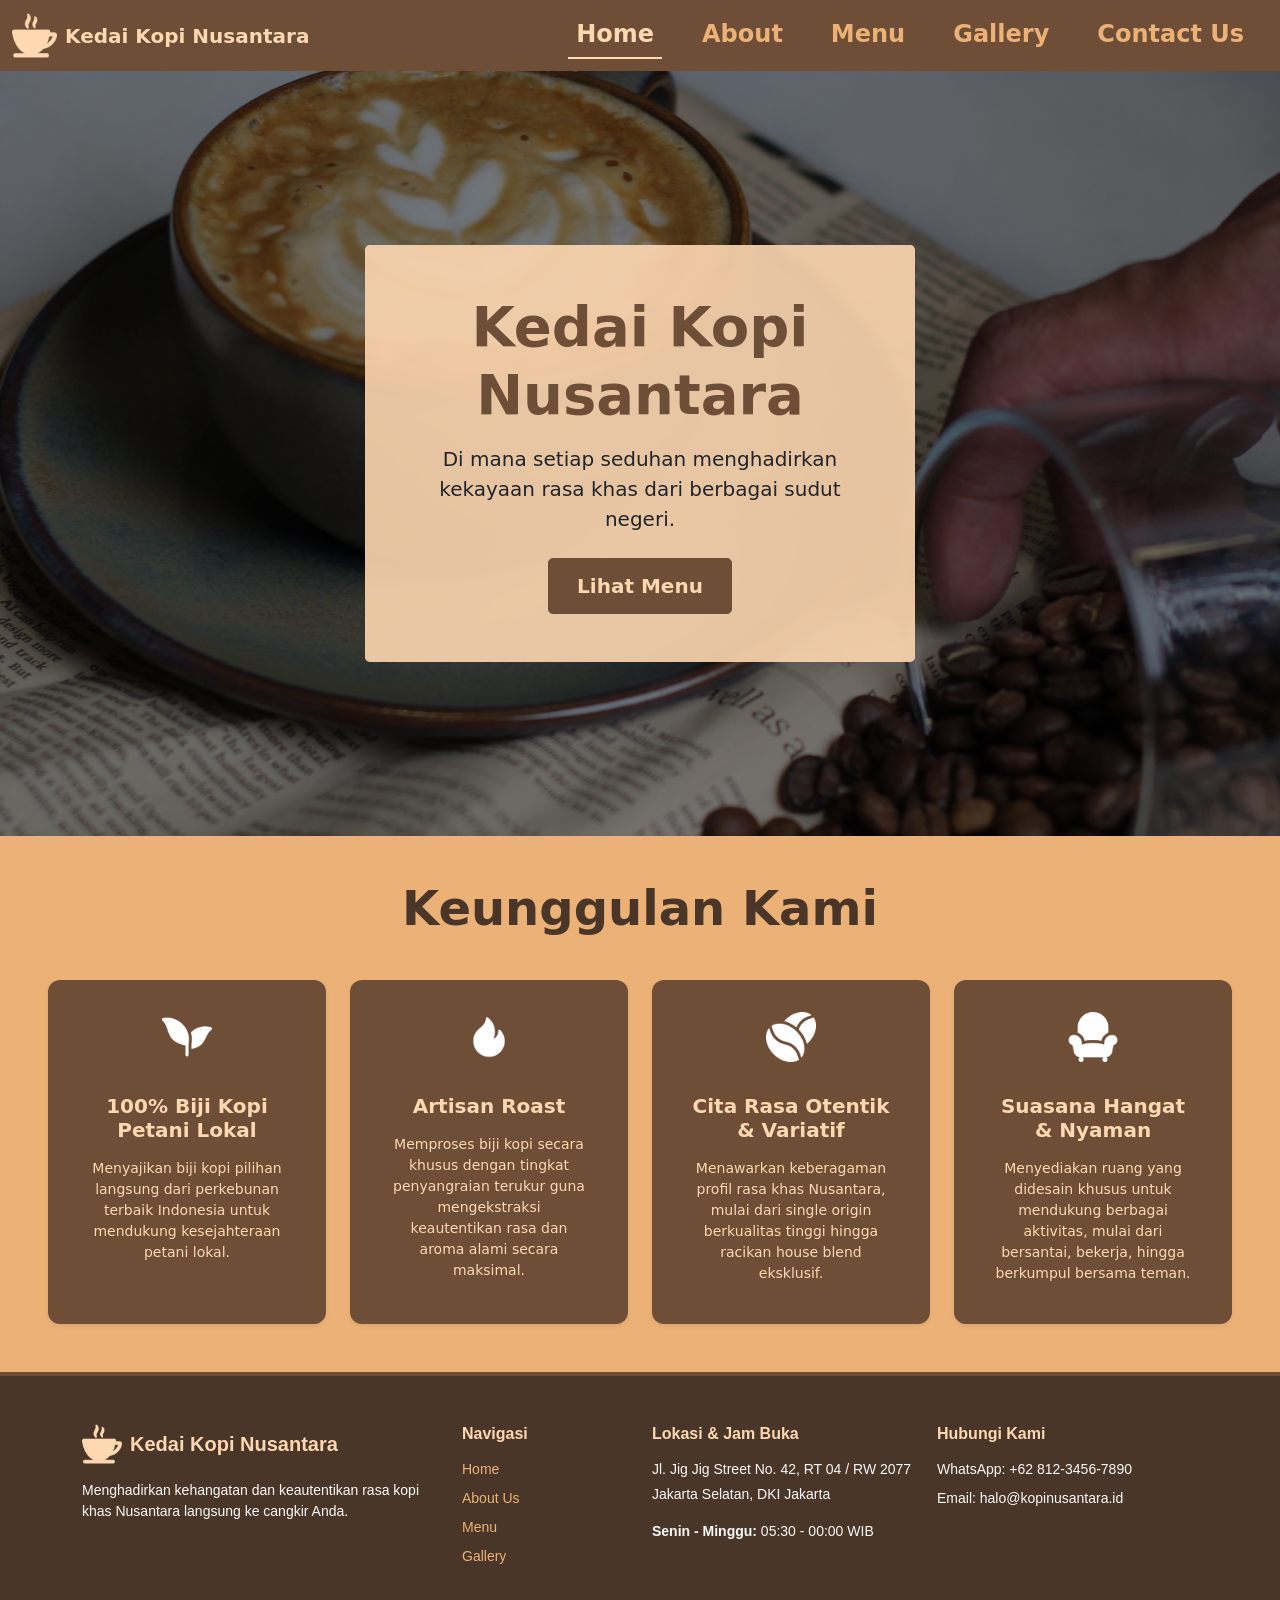
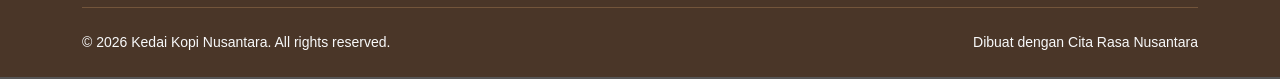
<file: index.html>
<!DOCTYPE html>
<html lang="id">

<head>
    <meta charset="UTF-8">
    <meta name="viewport" content="width=device-width, initial-scale=1.0">
    <title>Welcome</title>
    <link rel="stylesheet" href="css/bootstrap.min.css">
    <link rel="stylesheet" href="css/style.css">
</head>

<body>
    <header>
        <nav class="navbar navbar-expand-lg py-2" id="navigation">
            <div class="container-fluid">
                <a class="navbar-brand d-flex align-items-center" href="index.html">
                    <img src="asset/logo.png" alt="Kedai Kopi Nusantara" width="45" height="45" class="me-2">
                    <span class="brand-text fw-bold" style="color: #FED8B1 !important;">Kedai Kopi Nusantara</span>
                </a>

                <button class="navbar-toggler ms-auto shadow-none border-0" type="button" data-bs-toggle="collapse"
                    data-bs-target="#navbarNav" aria-controls="navbarNav" aria-expanded="false"
                    aria-label="Toggle navigation">
                    <span class="navbar-toggler-icon"></span>
                </button>

                <div class="collapse navbar-collapse justify-content-end" id="navbarNav">
                    <ul class="navbar-nav pt-3 pt-lg-0">
                        <li class="nav-item px-2 px-lg-3">
                            <a class="nav-link active h4 mb-0" aria-current="page"
                                href="index.html"><strong>Home</strong></a>
                        </li>
                        <li class="nav-item px-2 px-lg-3">
                            <a class="nav-link h4 mb-0" href="about.html"><strong>About</strong></a>
                        </li>
                        <li class="nav-item px-2 px-lg-3">
                            <a class="nav-link h4 mb-0" href="menu.html"><strong>Menu</strong></a>
                        </li>
                        <li class="nav-item px-2 px-lg-3">
                            <a class="nav-link h4 mb-0" href="gallery.html"><strong>Gallery</strong></a>
                        </li>
                        <li class="nav-item px-2 px-lg-3">
                            <a class="nav-link h4 mb-0" href="contact.html"><strong>Contact Us</strong></a>
                        </li>
                    </ul>
                </div>
            </div>
        </nav>
    </header>

    <main>
        <section>
            <!-- Hero Section -->
            <div class="hero-section d-flex align-items-center justify-content-center text-center">
                <div class="hero-content p-4 p-md-5 rounded-3">
                    <h1 class="display-4 fw-bold mb-3" style="color: #6F4E37;">
                        Kedai Kopi<br>Nusantara
                    </h1>
                    <p class="lead mb-4 text-dark">
                        Di mana setiap seduhan menghadirkan kekayaan rasa khas dari berbagai sudut negeri.
                    </p>
                    <a href="menu.html" id="lihatmenu" class="btn btn-primary btn-lg">Lihat Menu</a>
                </div>
            </div>
            <!-- Hero Section -->
        </section>

        <!-- Keunggulan -->
        <section class="py-5 d-flex align-items-center" style="background-color: #ECB176 !important;">
            <div class="container-fluid px-4 px-lg-5 text-center my-auto">
                <h1 class="display-5 fw-bold lh-1 mb-5" style="color: #4A3628 !important;">Keunggulan Kami</h1>

                <div class="row row-cols-1 row-cols-md-2 row-cols-lg-4 g-4 justify-content-center" id="keunggulan">
                    <div class="col">
                        <div class="card h-100 p-4 shadow-sm border-0">
                            <img src="asset/sprout.png" class="mx-auto pt-2" alt="Sprout">
                            <div class="card-body d-flex flex-column justify-content-start">
                                <h2 class="card-title fw-bold fs-5 my-3">100% Biji Kopi Petani Lokal</h2>
                                <p class="card-text small opacity-75">
                                    Menyajikan biji kopi pilihan langsung dari perkebunan terbaik Indonesia untuk
                                    mendukung kesejahteraan petani lokal.
                                </p>
                            </div>
                        </div>
                    </div>

                    <div class="col">
                        <div class="card h-100 p-4 shadow-sm border-0">
                            <img src="asset/fire.png" class="mx-auto pt-2" alt="Fire">
                            <div class="card-body d-flex flex-column justify-content-start">
                                <h2 class="card-title fw-bold fs-5 my-3">Artisan Roast</h2>
                                <p class="card-text small opacity-75">
                                    Memproses biji kopi secara khusus dengan tingkat penyangraian terukur guna
                                    mengekstraksi keautentikan rasa dan aroma alami secara maksimal.
                                </p>
                            </div>
                        </div>
                    </div>

                    <div class="col">
                        <div class="card h-100 p-4 shadow-sm border-0">
                            <img src="asset/coffee-beans.png" class="mx-auto pt-2" alt="Coffee Beans">
                            <div class="card-body d-flex flex-column justify-content-start">
                                <h2 class="card-title fw-bold fs-5 my-3">Cita Rasa Otentik & Variatif</h2>
                                <p class="card-text small opacity-75">
                                    Menawarkan keberagaman profil rasa khas Nusantara, mulai dari single origin
                                    berkualitas tinggi hingga racikan house blend eksklusif.
                                </p>
                            </div>
                        </div>
                    </div>

                    <div class="col">
                        <div class="card h-100 p-4 shadow-sm border-0">
                            <img src="asset/armchair.png" class="mx-auto pt-2" alt="Armchair">
                            <div class="card-body d-flex flex-column justify-content-start">
                                <h2 class="card-title fw-bold fs-5 my-3">Suasana Hangat & Nyaman</h2>
                                <p class="card-text small opacity-75">
                                    Menyediakan ruang yang didesain khusus untuk mendukung berbagai aktivitas, mulai
                                    dari bersantai, bekerja, hingga berkumpul bersama teman.
                                </p>
                            </div>
                        </div>
                    </div>
                </div>
            </div>
            <!-- Keunggulan -->
        </section>

    </main>

    <footer class="custom-footer pt-5 pb-4">
        <div class="container">
            <div class="row g-4 text-start">
                <div class="col-12 col-md-4">
                    <div class="d-flex align-items-center mb-3">
                        <img src="asset/logo.png" alt="Kedai Kopi Nusantara" width="40" height="40" class="me-2">
                        <h2 class="fw-bold m-0 fs-5" style="color: #FED8B1;">Kedai Kopi Nusantara</h2>
                    </div>
                    <p class="small text-light opacity-75">
                        Menghadirkan kehangatan dan keautentikan rasa kopi khas Nusantara langsung ke cangkir Anda.
                    </p>
                </div>

                <div class="col-6 col-md-2">
                    <h2 class="fw-bold mb-3 fs-6" style="color: #FED8B1;">Navigasi</h2>
                    <ul class="list-unstyled small">
                        <li class="mb-2"><a href="index.html" class="footer-link">Home</a></li>
                        <li class="mb-2"><a href="about.html" class="footer-link">About Us</a></li>
                        <li class="mb-2"><a href="menu.html" class="footer-link">Menu</a></li>
                        <li class="mb-2"><a href="gallery.html" class="footer-link">Gallery</a></li>
                    </ul>
                </div>

                <div class="col-6 col-md-3">
                    <h2 class="fw-bold mb-3 fs-6" style="color: #FED8B1;">Lokasi & Jam Buka</h2>
                    <p class="small mb-1 text-light">Jl. Jig Jig Street No. 42, RT 04 / RW 2077</p>
                    <p class="small mb-3 text-light opacity-75">Jakarta Selatan, DKI Jakarta</p>
                    <p class="small mb-0 text-light"><strong>Senin - Minggu:</strong> 05:30 - 00:00 WIB</p>
                </div>

                <div class="col-12 col-md-3">
                    <h2 class="fw-bold mb-3 fs-6" style="color: #FED8B1;">Hubungi Kami</h2>
                    <p class="small text-light mb-2">WhatsApp: +62 812-3456-7890</p>
                    <p class="small text-light mb-3">Email: halo@kopinusantara.id</p>
                </div>
            </div>

            <hr class="my-4" style="border-color: rgba(254, 216, 177, 0.2);">

            <div
                class="d-flex flex-column flex-sm-row justify-content-between align-items-center small text-light opacity-75">
                <p class="mb-2 mb-sm-0">© 2026 Kedai Kopi Nusantara. All rights reserved.</p>
                <p class="mb-0">Dibuat dengan Cita Rasa Nusantara</p>
            </div>
        </div>
    </footer>

    <script src="js/bootstrap.bundle.min.js"> </script>
</body>

</html>
</file>
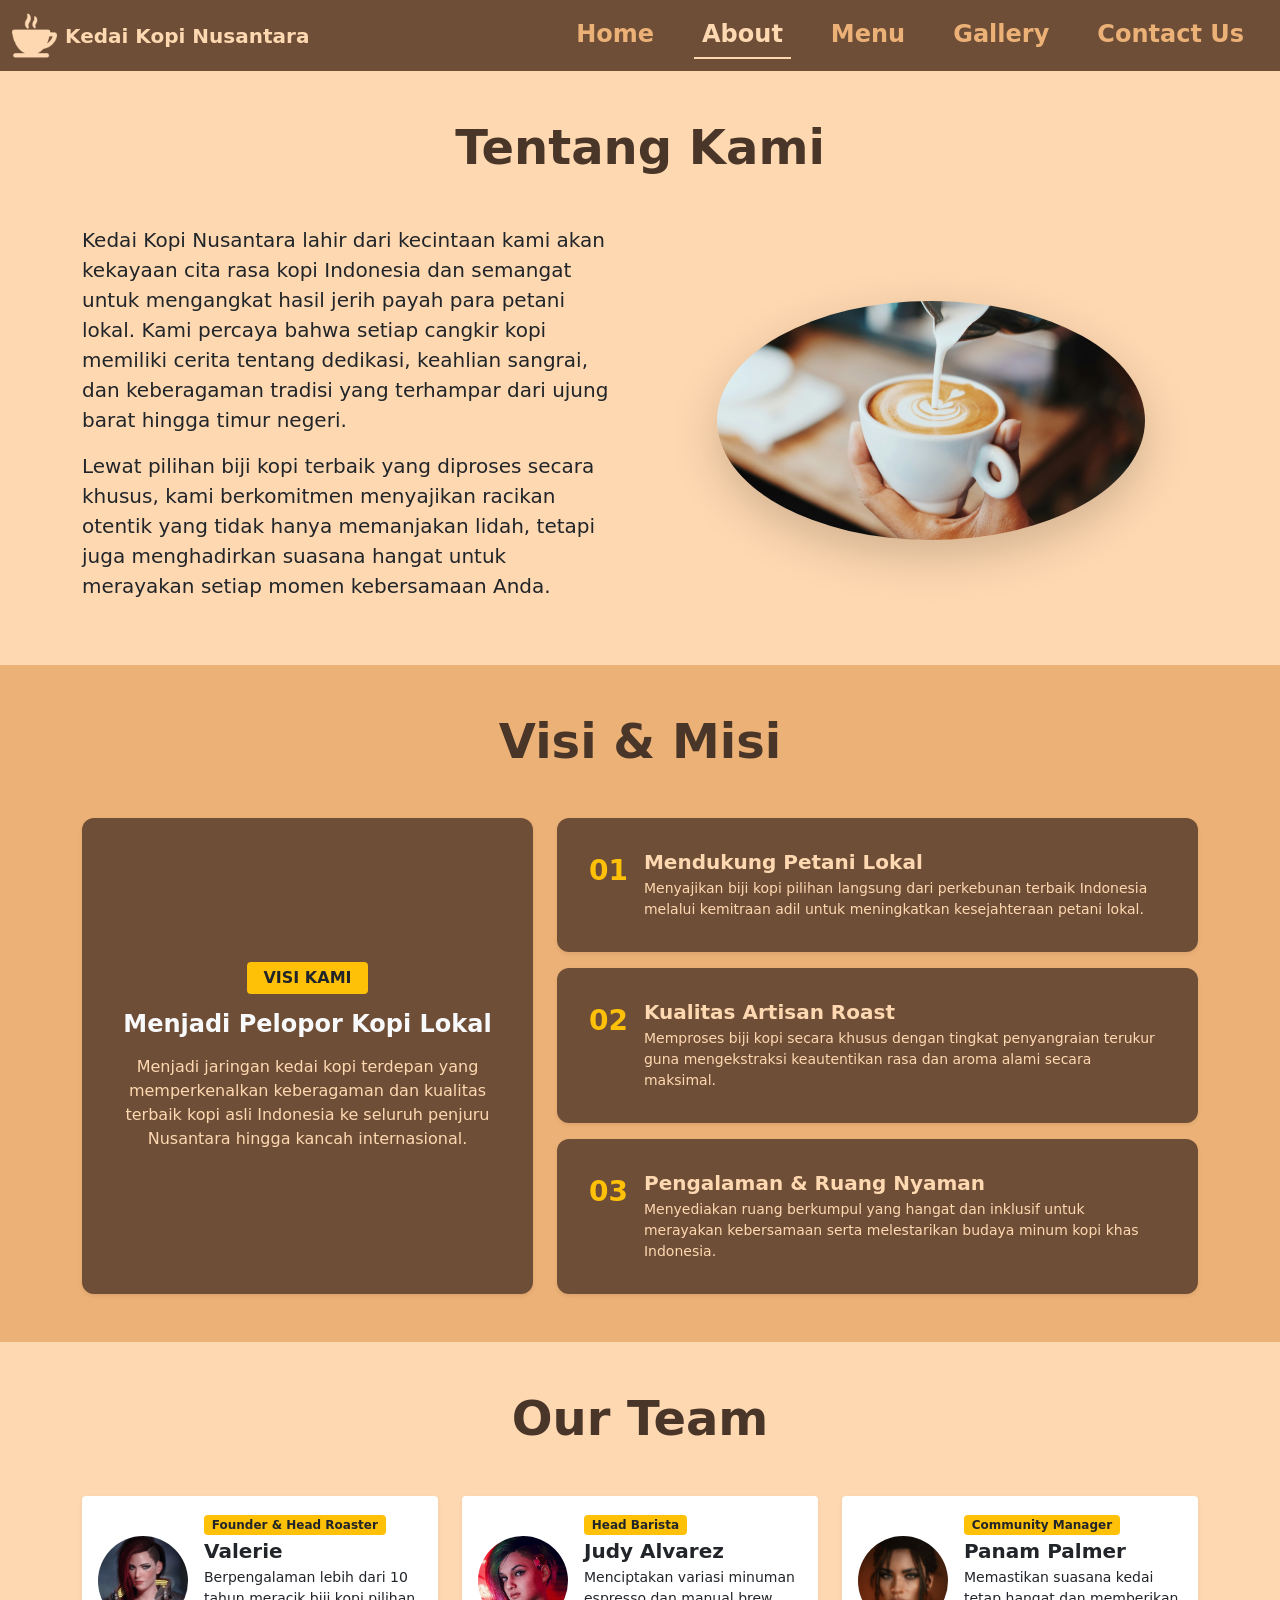
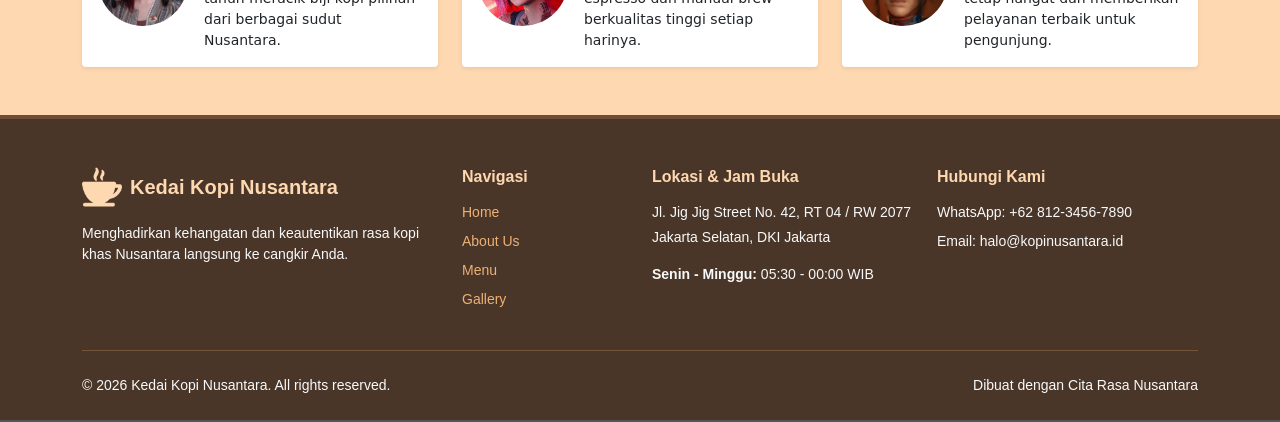
<file: about.html>
<!DOCTYPE html>
<html lang="id">

<head>
    <meta charset="UTF-8">
    <meta name="viewport" content="width=device-width, initial-scale=1.0">
    <title>About Us - Kedai Kopi Nusantara</title>
    <link rel="stylesheet" href="css/bootstrap.min.css">
    <link rel="stylesheet" href="css/style.css">
</head>

<body>
    <header>
        <nav class="navbar navbar-expand-lg py-2" id="navigation">
            <div class="container-fluid">
                <a class="navbar-brand d-flex align-items-center" href="index.html">
                    <img src="asset/logo.png" alt="Kedai Kopi Nusantara" width="45" height="45" class="me-2">
                    <span class="brand-text fw-bold" style="color: #FED8B1 !important;">Kedai Kopi Nusantara</span>
                </a>

                <button class="navbar-toggler ms-auto shadow-none border-0" type="button" data-bs-toggle="collapse"
                    data-bs-target="#navbarNav" aria-controls="navbarNav" aria-expanded="false"
                    aria-label="Toggle navigation">
                    <span class="navbar-toggler-icon"></span>
                </button>

                <div class="collapse navbar-collapse justify-content-end" id="navbarNav">
                    <ul class="navbar-nav pt-3 pt-lg-0">
                        <li class="nav-item px-2 px-lg-3">
                            <a class="nav-link h4 mb-0" href="index.html"><strong>Home</strong></a>
                        </li>
                        <li class="nav-item px-2 px-lg-3">
                            <a class="nav-link active h4 mb-0" aria-current="page"
                                href="about.html"><strong>About</strong></a>
                        </li>
                        <li class="nav-item px-2 px-lg-3">
                            <a class="nav-link h4 mb-0" href="menu.html"><strong>Menu</strong></a>
                        </li>
                        <li class="nav-item px-2 px-lg-3">
                            <a class="nav-link h4 mb-0" href="gallery.html"><strong>Gallery</strong></a>
                        </li>
                        <li class="nav-item px-2 px-lg-3">
                            <a class="nav-link h4 mb-0" href="contact.html"><strong>Contact Us</strong></a>
                        </li>
                    </ul>
                </div>
            </div>
        </nav>
    </header>

    <main>
        <section id="tentang" class="py-5" style="background-color: #FED8B1;">
            <div class="container">
                <div class="text-center text-lg-start mb-4">
                    <h1 class="display-5 fw-bold text-center mb-5" style="color: #4A3628 !important;">
                        Tentang Kami
                    </h1>
                </div>

                <div class="row align-items-center g-4 g-lg-5">
                    <div class="col-lg-6 order-2 order-lg-1">
                        <p class="lead text-dark lh-base" style="font-weight: 500;">
                            Kedai Kopi Nusantara lahir dari kecintaan kami akan kekayaan cita rasa kopi Indonesia dan
                            semangat untuk mengangkat hasil jerih payah para petani lokal. Kami percaya bahwa setiap
                            cangkir kopi memiliki cerita tentang dedikasi, keahlian sangrai, dan keberagaman tradisi
                            yang
                            terhampar dari ujung barat hingga timur negeri.
                        </p>
                        <p class="lead text-dark lh-base" style="font-weight: 500;">
                            Lewat pilihan biji kopi terbaik yang diproses secara khusus, kami berkomitmen menyajikan
                            racikan otentik yang tidak hanya memanjakan lidah, tetapi juga menghadirkan suasana hangat
                            untuk
                            merayakan setiap momen kebersamaan Anda.
                        </p>
                    </div>
                    <div class="col-lg-6 order-1 order-lg-2 text-center">
                        <img src="asset/about.jpg" class="img-fluid shadow-lg rounded-circle mx-auto"
                            alt="Tentang Kedai Kopi Nusantara" style="max-width: 80%; height: auto; object-fit: cover;">
                    </div>
                </div>
            </div>
        </section>

        <section class="py-5 d-flex align-items-center" style="background-color: #ECB176 !important;">
            <div class="container">
                <h2 class="display-5 fw-bold text-center mb-5" style="color: #4A3628 !important;">
                    Visi & Misi
                </h2>

                <div class="row g-4 justify-content-center" id="keunggulan">
                    <div class="col-12 col-lg-5">
                        <div
                            class="card h-100 p-4 shadow-sm border-0 d-flex flex-column justify-content-center text-center">
                            <span class="badge bg-warning text-dark align-self-center px-3 py-2 mb-3 fw-bold fs-6">VISI
                                KAMI</span>
                            <h3 class="card-title fw-bold text-light mb-3 fs-4">Menjadi Pelopor Kopi Lokal</h3>
                            <p class="card-text text-light opacity-90 fs-6">
                                Menjadi jaringan kedai kopi terdepan yang memperkenalkan keberagaman dan kualitas
                                terbaik kopi asli Indonesia ke seluruh penjuru Nusantara hingga kancah internasional.
                            </p>
                        </div>
                    </div>

                    <div class="col-12 col-lg-7">
                        <div class="row g-3">
                            <div class="col-12">
                                <div class="card p-3 shadow-sm border-0">
                                    <div class="card-body d-flex align-items-start gap-3">
                                        <span class="fs-3 text-warning fw-bold">01</span>
                                        <div>
                                            <h3 class="card-title fw-bold mb-1 fs-5 misi">Mendukung Petani Lokal</h3>
                                            <p class="card-text small opacity-75 mb-0">
                                                Menyajikan biji kopi pilihan langsung dari perkebunan terbaik Indonesia
                                                melalui kemitraan adil untuk meningkatkan kesejahteraan petani lokal.
                                            </p>
                                        </div>
                                    </div>
                                </div>
                            </div>

                            <div class="col-12">
                                <div class="card p-3 shadow-sm border-0">
                                    <div class="card-body d-flex align-items-start gap-3">
                                        <span class="fs-3 text-warning fw-bold">02</span>
                                        <div>
                                            <h3 class="card-title fw-bold mb-1 fs-5 misi">Kualitas Artisan Roast</h3>
                                            <p class="card-text small opacity-75 mb-0">
                                                Memproses biji kopi secara khusus dengan tingkat penyangraian terukur
                                                guna mengekstraksi keautentikan rasa dan aroma alami secara maksimal.
                                            </p>
                                        </div>
                                    </div>
                                </div>
                            </div>

                            <div class="col-12">
                                <div class="card p-3 shadow-sm border-0">
                                    <div class="card-body d-flex align-items-start gap-3">
                                        <span class="fs-3 text-warning fw-bold">03</span>
                                        <div>
                                            <h3 class="card-title fw-bold mb-1 fs-5 misi">Pengalaman & Ruang Nyaman</h3>
                                            <p class="card-text small opacity-75 mb-0">
                                                Menyediakan ruang berkumpul yang hangat dan inklusif untuk merayakan
                                                kebersamaan serta melestarikan budaya minum kopi khas Indonesia.
                                            </p>
                                        </div>
                                    </div>
                                </div>
                            </div>
                        </div>
                    </div>
                </div>
            </div>
        </section>

        <section class="py-5 d-flex align-items-center" style="background-color: #FED8B1 !important;">
            <div class="container my-auto">
                <h2 class="display-5 fw-bold text-center mb-5" style="color: #4A3628 !important;">
                    Our Team
                </h2>

                <div class="row g-4 justify-content-center" id="our-team">

                    <div class="col-12 col-md-6 col-lg-4">
                        <div class="card h-100 p-3 shadow-sm border-0 flex-row align-items-center gap-3">
                            <img src="asset/v.png" alt="Valerie" class="rounded-circle flex-shrink-0" width="90"
                                height="90" style="object-fit: cover;">
                            <div class="card-body p-0">
                                <span class="badge bg-warning text-dark mb-1">Founder & Head Roaster</span>
                                <h3 class="card-title fw-bold mb-1 fs-5">Valerie</h3>
                                <p class="card-text small opacity-75 mb-0">
                                    Berpengalaman lebih dari 10 tahun meracik biji kopi pilihan dari berbagai sudut
                                    Nusantara.
                                </p>
                            </div>
                        </div>
                    </div>

                    <div class="col-12 col-md-6 col-lg-4">
                        <div class="card h-100 p-3 shadow-sm border-0 flex-row align-items-center gap-3">
                            <img src="asset/judy.jpg" alt="Judy Alvarez" class="rounded-circle flex-shrink-0" width="90"
                                height="90" style="object-fit: cover;">
                            <div class="card-body p-0">
                                <span class="badge bg-warning text-dark mb-1">Head Barista</span>
                                <h3 class="card-title fw-bold mb-1 fs-5">Judy Alvarez</h3>
                                <p class="card-text small opacity-75 mb-0">
                                    Menciptakan variasi minuman espresso dan manual brew berkualitas tinggi setiap
                                    harinya.
                                </p>
                            </div>
                        </div>
                    </div>

                    <div class="col-12 col-md-6 col-lg-4">
                        <div class="card h-100 p-3 shadow-sm border-0 flex-row align-items-center gap-3">
                            <img src="asset/panam.jpg" alt="Panam Palmer" class="rounded-circle flex-shrink-0"
                                width="90" height="90" style="object-fit: cover;">
                            <div class="card-body p-0">
                                <span class="badge bg-warning text-dark mb-1">Community Manager</span>
                                <h3 class="card-title fw-bold mb-1 fs-5">Panam Palmer</h3>
                                <p class="card-text small opacity-75 mb-0">
                                    Memastikan suasana kedai tetap hangat dan memberikan pelayanan terbaik untuk
                                    pengunjung.
                                </p>
                            </div>
                        </div>
                    </div>

                </div>
            </div>
        </section>

    </main>

    <footer class="custom-footer pt-5 pb-4">
        <div class="container">
            <div class="row g-4 text-start">
                <div class="col-12 col-md-4">
                    <div class="d-flex align-items-center mb-3">
                        <img src="asset/logo.png" alt="Kedai Kopi Nusantara" width="40" height="40" class="me-2">
                        <h2 class="fw-bold m-0 fs-5" style="color: #FED8B1;">Kedai Kopi Nusantara</h2>
                    </div>
                    <p class="small text-light opacity-75">
                        Menghadirkan kehangatan dan keautentikan rasa kopi khas Nusantara langsung ke cangkir Anda.
                    </p>
                </div>

                <div class="col-6 col-md-2">
                    <h2 class="fw-bold mb-3 fs-6" style="color: #FED8B1;">Navigasi</h2>
                    <ul class="list-unstyled small">
                        <li class="mb-2"><a href="index.html" class="footer-link">Home</a></li>
                        <li class="mb-2"><a href="about.html" class="footer-link">About Us</a></li>
                        <li class="mb-2"><a href="menu.html" class="footer-link">Menu</a></li>
                        <li class="mb-2"><a href="gallery.html" class="footer-link">Gallery</a></li>
                    </ul>
                </div>

                <div class="col-6 col-md-3">
                    <h2 class="fw-bold mb-3 fs-6" style="color: #FED8B1;">Lokasi & Jam Buka</h2>
                    <p class="small mb-1 text-light">Jl. Jig Jig Street No. 42, RT 04 / RW 2077</p>
                    <p class="small mb-3 text-light opacity-75">Jakarta Selatan, DKI Jakarta</p>
                    <p class="small mb-0 text-light"><strong>Senin - Minggu:</strong> 05:30 - 00:00 WIB</p>
                </div>

                <div class="col-12 col-md-3">
                    <h2 class="fw-bold mb-3 fs-6" style="color: #FED8B1;">Hubungi Kami</h2>
                    <p class="small text-light mb-2">WhatsApp: +62 812-3456-7890</p>
                    <p class="small text-light mb-3">Email: halo@kopinusantara.id</p>
                </div>
            </div>

            <hr class="my-4" style="border-color: rgba(254, 216, 177, 0.2);">

            <div
                class="d-flex flex-column flex-sm-row justify-content-between align-items-center small text-light opacity-75">
                <p class="mb-2 mb-sm-0">© 2026 Kedai Kopi Nusantara. All rights reserved.</p>
                <p class="mb-0">Dibuat dengan Cita Rasa Nusantara</p>
            </div>
        </div>
    </footer>

    <script src="js/bootstrap.bundle.min.js"> </script>
</body>

</html>
</file>
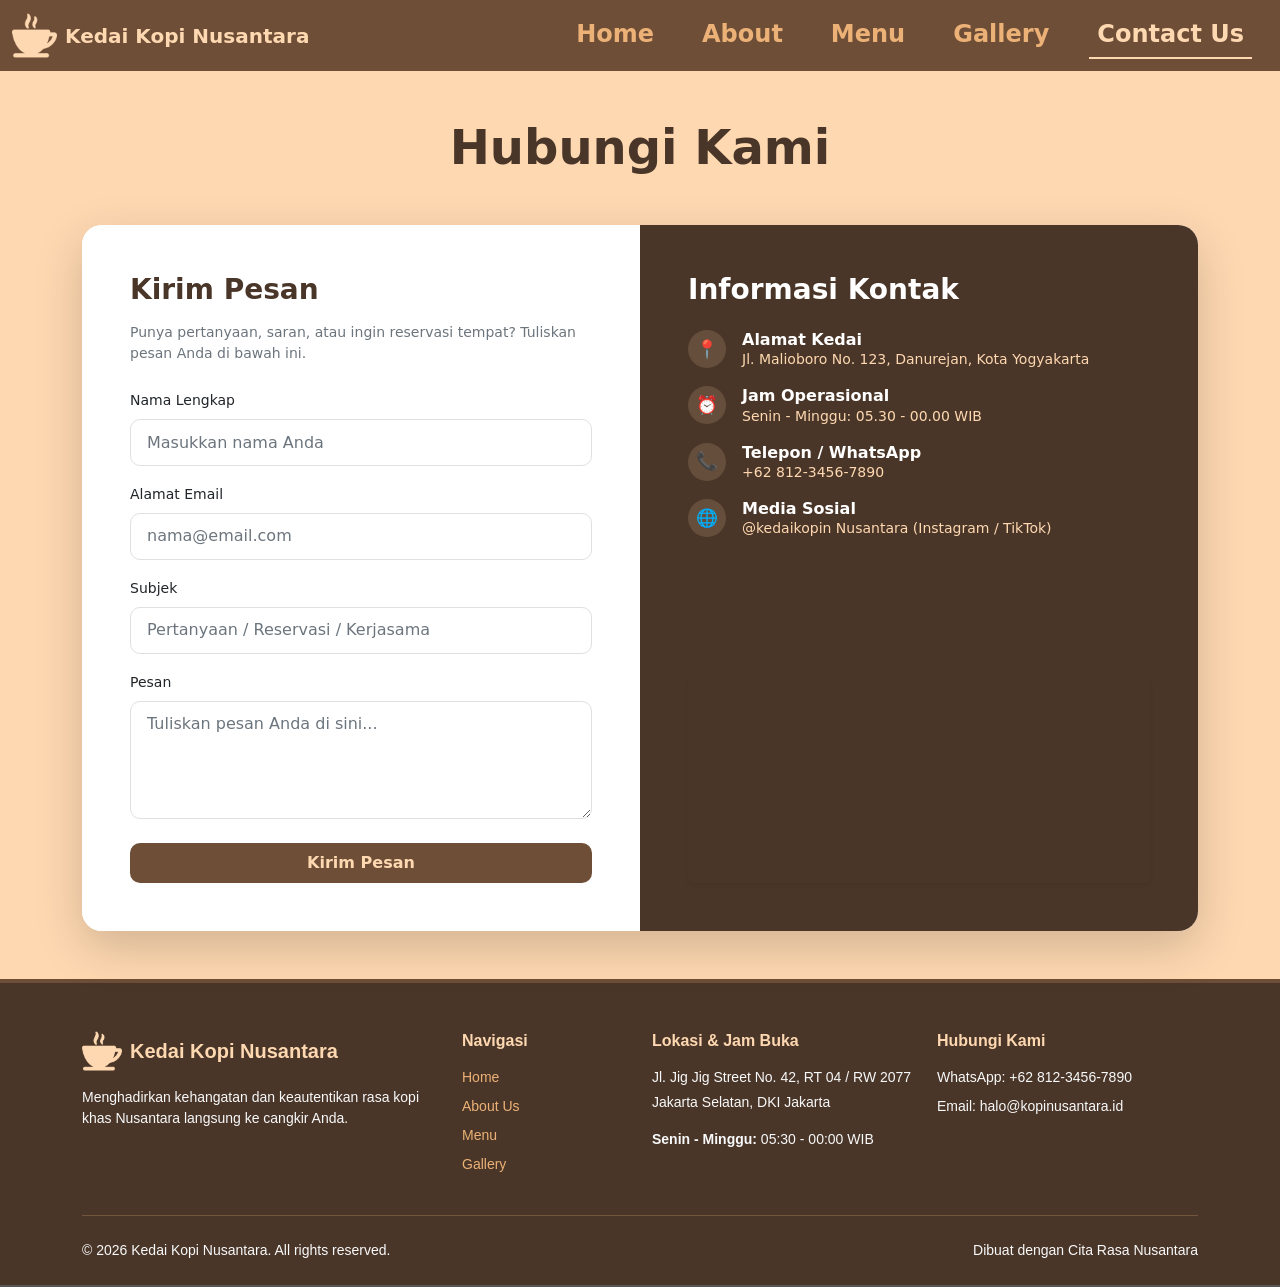
<file: contact.html>
<!DOCTYPE html>
<html lang="id">

<head>
    <meta charset="UTF-8">
    <meta name="viewport" content="width=device-width, initial-scale=1.0">
    <title>Contact Us - Kedai Kopi Nusantara</title>
    <link rel="stylesheet" href="css/bootstrap.min.css">
    <link rel="stylesheet" href="css/style.css">
</head>

<body>
    <header>
        <nav class="navbar navbar-expand-lg py-2" id="navigation">
            <div class="container-fluid">
                <a class="navbar-brand d-flex align-items-center" href="index.html">
                    <img src="asset/logo.png" alt="Kedai Kopi Nusantara" width="45" height="45" class="me-2">
                    <span class="brand-text fw-bold" style="color: #FED8B1 !important;">Kedai Kopi Nusantara</span>
                </a>

                <button class="navbar-toggler ms-auto shadow-none border-0" type="button" data-bs-toggle="collapse"
                    data-bs-target="#navbarNav" aria-controls="navbarNav" aria-expanded="false"
                    aria-label="Toggle navigation">
                    <span class="navbar-toggler-icon"></span>
                </button>

                <div class="collapse navbar-collapse justify-content-end" id="navbarNav">
                    <ul class="navbar-nav pt-3 pt-lg-0">
                        <li class="nav-item px-2 px-lg-3">
                            <a class="nav-link h4 mb-0" href="index.html"><strong>Home</strong></a>
                        </li>
                        <li class="nav-item px-2 px-lg-3">
                            <a class="nav-link h4 mb-0" href="about.html"><strong>About</strong></a>
                        </li>
                        <li class="nav-item px-2 px-lg-3">
                            <a class="nav-link h4 mb-0" href="menu.html"><strong>Menu</strong></a>
                        </li>
                        <li class="nav-item px-2 px-lg-3">
                            <a class="nav-link h4 mb-0" href="gallery.html"><strong>Gallery</strong></a>
                        </li>
                        <li class="nav-item px-2 px-lg-3">
                            <a class="nav-link active h4 mb-0" aria-current="page" href="contact.html"><strong>Contact Us</strong></a>
                        </li>
                    </ul>
                </div>
            </div>
        </nav>
    </header>

    <main>

        <section id="kontak" class="py-5 d-flex align-items-center" style="background-color: #FED8B1!important;">
            <div class="container my-auto">
                <h1 class="display-5 fw-bold text-center mb-5" style="color: #4A3628 !important;">
                    Hubungi Kami
                </h1>

                <div class="card border-0 shadow-lg overflow-hidden custom-contact-card">
                    <div class="row g-0">

                        <div class="col-12 col-lg-6 p-4 p-md-5 bg-white">
                            <h2 class="fw-bold fs-3 mb-3" style="color: #4A3628;">Kirim Pesan</h2>
                            <p class="text-muted small mb-4">
                                Punya pertanyaan, saran, atau ingin reservasi tempat? Tuliskan pesan Anda di bawah ini.
                            </p>

                            <form>
                                <div class="mb-3">
                                    <label for="nama" class="form-label fw-semibold small">Nama Lengkap</label>
                                    <input type="text" class="form-control custom-input" id="nama"
                                        placeholder="Masukkan nama Anda" required>
                                </div>

                                <div class="mb-3">
                                    <label for="email" class="form-label fw-semibold small">Alamat Email</label>
                                    <input type="email" class="form-control custom-input" id="email"
                                        placeholder="nama@email.com" required>
                                </div>

                                <div class="mb-3">
                                    <label for="subjek" class="form-label fw-semibold small">Subjek</label>
                                    <input type="text" class="form-control custom-input" id="subjek"
                                        placeholder="Pertanyaan / Reservasi / Kerjasama">
                                </div>

                                <div class="mb-4">
                                    <label for="pesan" class="form-label fw-semibold small">Pesan</label>
                                    <textarea class="form-control custom-input" id="pesan" rows="4"
                                        placeholder="Tuliskan pesan Anda di sini..." required></textarea>
                                </div>

                                <button type="submit" class="btn btn-contact-submit w-100 py-2 fw-bold">
                                    Kirim Pesan
                                </button>
                            </form>
                        </div>

                        <div class="col-12 col-lg-6 p-4 p-md-5 d-flex flex-column justify-content-between"
                            style="background-color: #4A3628; color: #FED8B1;">
                            <div>
                                <h2 class="fw-bold fs-3 mb-4 text-white">Informasi Kontak</h2>

                                <div class="d-flex align-items-start mb-3 gap-3">
                                    <div class="contact-icon-box flex-shrink-0">📍</div>
                                    <div>
                                        <h3 class="fw-bold fs-6 mb-0 text-white">Alamat Kedai</h3>
                                        <p class="small opacity-75 mb-0">Jl. Malioboro No. 123, Danurejan, Kota Yogyakarta</p>
                                    </div>
                                </div>

                                <div class="d-flex align-items-start mb-3 gap-3">
                                    <div class="contact-icon-box flex-shrink-0">⏰</div>
                                    <div>
                                        <h3 class="fw-bold fs-6 mb-0 text-white">Jam Operasional</h3>
                                        <p class="small opacity-75 mb-0">Senin - Minggu: 05.30 - 00.00 WIB</p>
                                    </div>
                                </div>

                                <div class="d-flex align-items-start mb-3 gap-3">
                                    <div class="contact-icon-box flex-shrink-0">📞</div>
                                    <div>
                                        <h3 class="fw-bold fs-6 mb-0 text-white">Telepon / WhatsApp</h3>
                                        <p class="small opacity-75 mb-0">+62 812-3456-7890</p>
                                    </div>
                                </div>

                                <div class="d-flex align-items-start mb-4 gap-3">
                                    <div class="contact-icon-box flex-shrink-0">🌐</div>
                                    <div>
                                        <h3 class="fw-bold fs-6 mb-0 text-white">Media Sosial</h3>
                                        <p class="small opacity-75 mb-0">@kedaikopin Nusantara (Instagram / TikTok)</p>
                                    </div>
                                </div>
                            </div>

                            <div class="map-container rounded-3 overflow-hidden shadow-sm mt-3">
                                <iframe
                                    src="https://www.google.com/maps/embed?pb=!1m18!1m12!1m3!1d3952.9719327570417!2d110.36322047587786!3d-7.792817277341393!2m3!1f0!2f0!3f0!3m2!1i1024!2i768!4f13.1!3m3!1m2!1s0x2e7a5787bd685121%3A0x6295f922eb4f85e!2sJl.%20Malioboro%20No.123%20Yogyakarta!5e0!3m2!1sid!2sid!4v1700000000000!5m2!1sid!2sid"
                                    class="w-100" height="200" style="border:0;" allowfullscreen="" loading="lazy"
                                    referrerpolicy="no-referrer-when-downgrade">
                                </iframe>
                            </div>

                        </div>

                    </div>
                </div>
            </div>
        </section>

    </main>

    <footer class="custom-footer pt-5 pb-4">
        <div class="container">
            <div class="row g-4 text-start">
                <div class="col-12 col-md-4">
                    <div class="d-flex align-items-center mb-3">
                        <img src="asset/logo.png" alt="Kedai Kopi Nusantara" width="40" height="40" class="me-2">
                        <h2 class="fw-bold m-0 fs-5" style="color: #FED8B1;">Kedai Kopi Nusantara</h2>
                    </div>
                    <p class="small text-light opacity-75">
                        Menghadirkan kehangatan dan keautentikan rasa kopi khas Nusantara langsung ke cangkir Anda.
                    </p>
                </div>

                <div class="col-6 col-md-2">
                    <h2 class="fw-bold mb-3 fs-6" style="color: #FED8B1;">Navigasi</h2>
                    <ul class="list-unstyled small">
                        <li class="mb-2"><a href="index.html" class="footer-link">Home</a></li>
                        <li class="mb-2"><a href="about.html" class="footer-link">About Us</a></li>
                        <li class="mb-2"><a href="menu.html" class="footer-link">Menu</a></li>
                        <li class="mb-2"><a href="gallery.html" class="footer-link">Gallery</a></li>
                    </ul>
                </div>

                <div class="col-6 col-md-3">
                    <h2 class="fw-bold mb-3 fs-6" style="color: #FED8B1;">Lokasi & Jam Buka</h2>
                    <p class="small mb-1 text-light">Jl. Jig Jig Street No. 42, RT 04 / RW 2077</p>
                    <p class="small mb-3 text-light opacity-75">Jakarta Selatan, DKI Jakarta</p>
                    <p class="small mb-0 text-light"><strong>Senin - Minggu:</strong> 05:30 - 00:00 WIB</p>
                </div>

                <div class="col-12 col-md-3">
                    <h2 class="fw-bold mb-3 fs-6" style="color: #FED8B1;">Hubungi Kami</h2>
                    <p class="small text-light mb-2">WhatsApp: +62 812-3456-7890</p>
                    <p class="small text-light mb-3">Email: halo@kopinusantara.id</p>
                </div>
            </div>

            <hr class="my-4" style="border-color: rgba(254, 216, 177, 0.2);">

            <div class="d-flex flex-column flex-sm-row justify-content-between align-items-center small text-light opacity-75">
                <p class="mb-2 mb-sm-0">© 2026 Kedai Kopi Nusantara. All rights reserved.</p>
                <p class="mb-0">Dibuat dengan Cita Rasa Nusantara</p>
            </div>
        </div>
    </footer>

    <script src="js/bootstrap.bundle.min.js"> </script>
</body>

</html>
</file>
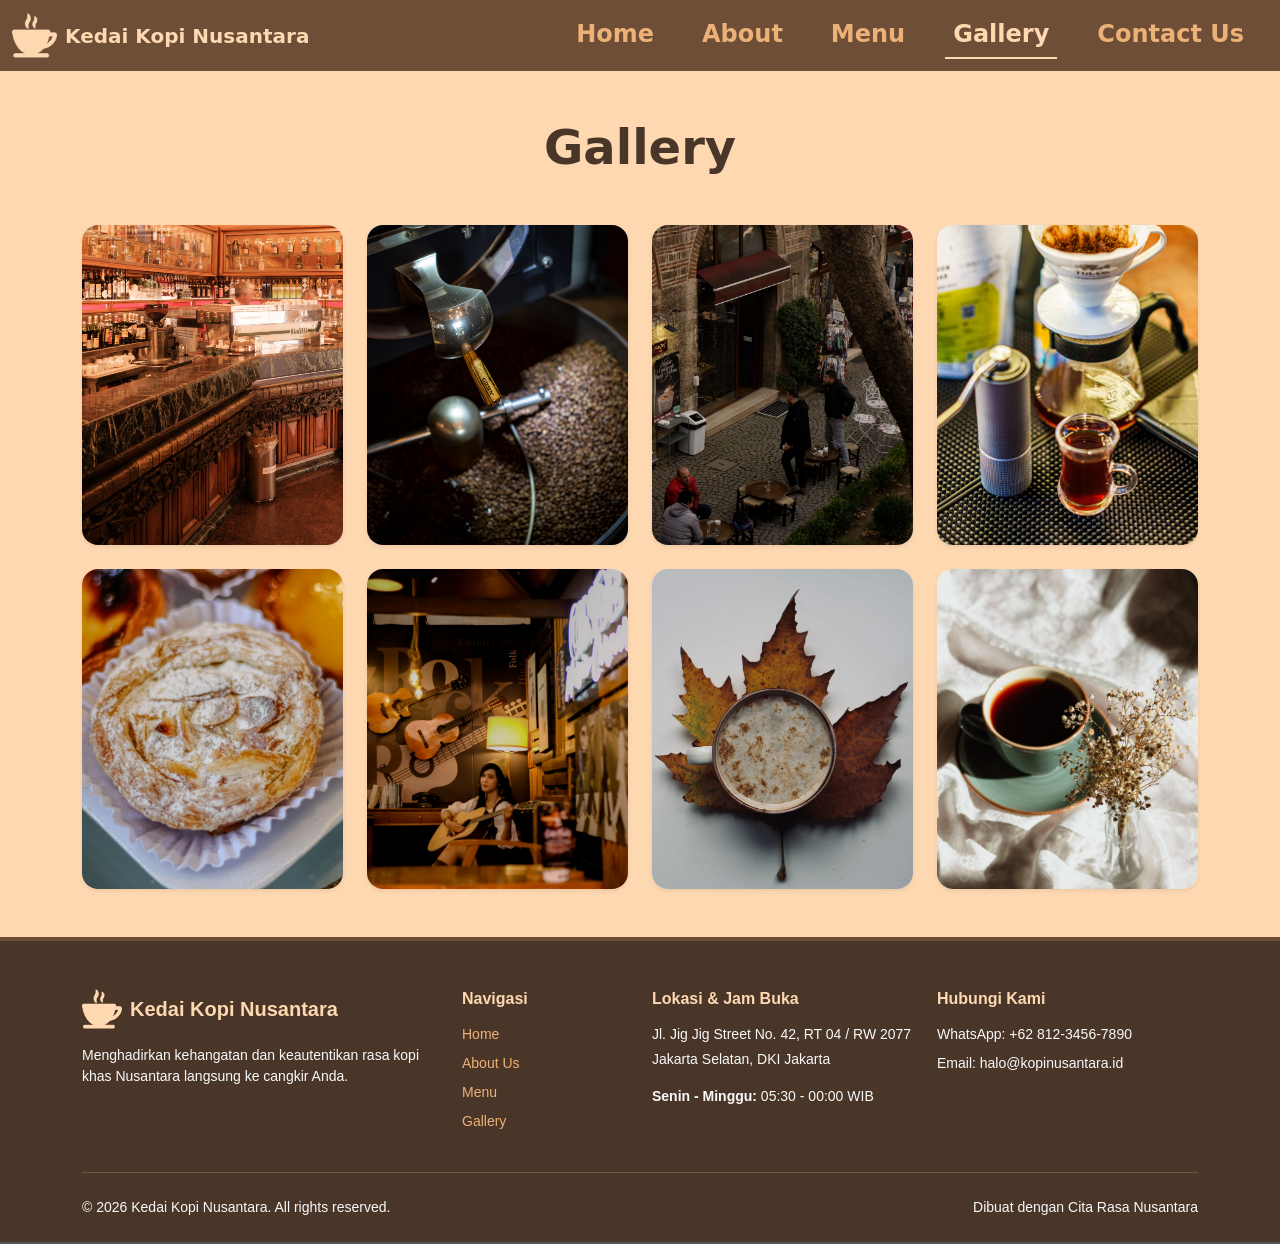
<file: gallery.html>
<!DOCTYPE html>
<html lang="id">

<head>
    <meta charset="UTF-8">
    <meta name="viewport" content="width=device-width, initial-scale=1.0">
    <title>Welcome</title>
    <link rel="stylesheet" href="css/bootstrap.min.css">
    <link rel="stylesheet" href="css/style.css">
</head>

<body>
    <header>
        <nav class="navbar navbar-expand-lg py-2" id="navigation">
            <div class="container-fluid">
                <a class="navbar-brand d-flex align-items-center" href="index.html">
                    <img src="asset/logo.png" alt="Kedai Kopi Nusantara" width="45" height="45" class="me-2">
                    <span class="brand-text fw-bold" style="color: #FED8B1 !important;">Kedai Kopi Nusantara</span>
                </a>

                <button class="navbar-toggler ms-auto shadow-none border-0" type="button" data-bs-toggle="collapse"
                    data-bs-target="#navbarNav" aria-controls="navbarNav" aria-expanded="false"
                    aria-label="Toggle navigation">
                    <span class="navbar-toggler-icon"></span>
                </button>

                <div class="collapse navbar-collapse justify-content-end" id="navbarNav">
                    <ul class="navbar-nav pt-3 pt-lg-0">
                        <li class="nav-item px-2 px-lg-3">
                            <a class="nav-link h4 mb-0" aria-current="page" href="index.html"><strong>Home</strong></a>
                        </li>
                        <li class="nav-item px-2 px-lg-3">
                            <a class="nav-link h4 mb-0" href="about.html"><strong>About</strong></a>
                        </li>
                        <li class="nav-item px-2 px-lg-3">
                            <a class="nav-link h4 mb-0" href="menu.html"><strong>Menu</strong></a>
                        </li>
                        <li class="nav-item px-2 px-lg-3">
                            <a class="nav-link active h4 mb-0" href="gallery.html"><strong>Gallery</strong></a>
                        </li>
                        <li class="nav-item px-2 px-lg-3">
                            <a class="nav-link h4 mb-0" href="contact.html"><strong>Contact Us</strong></a>
                        </li>
                    </ul>
                </div>
            </div>
        </nav>
    </header>

    <main>

        <section class="py-5 d-flex align-items-center" style="background-color: #FED8B1 !important;">
            <div class="container my-auto">
                <h1 class="display-5 fw-bold text-center mb-5" style="color: #4A3628 !important;">
                    Gallery
                </h1>

                <div class="row row-cols-1 row-cols-sm-2 row-cols-lg-4 g-4" id="gallery-grid">

                    <div class="col">
                        <div class="card border-0 shadow-sm gallery-card overflow-hidden">
                            <div class="position-relative gallery-img-container">
                                <img src="asset/suasana.jpg" class="gallery-img" alt="Gallery Image 1">
                                <div class="gallery-overlay d-flex align-items-center justify-content-center">
                                    <span class="text-white fw-bold fs-5">Suasana Kedai</span>
                                </div>
                            </div>
                        </div>
                    </div>

                    <div class="col">
                        <div class="card border-0 shadow-sm gallery-card overflow-hidden">
                            <div class="position-relative gallery-img-container">
                                <img src="asset/roast.jpg" class="gallery-img" alt="Gallery Image 2">
                                <div class="gallery-overlay d-flex align-items-center justify-content-center">
                                    <span class="text-white fw-bold fs-5">Proses Roasting</span>
                                </div>
                            </div>
                        </div>
                    </div>

                    <div class="col">
                        <div class="card border-0 shadow-sm gallery-card overflow-hidden">
                            <div class="position-relative gallery-img-container">
                                <img src="asset/outside.jpg" class="gallery-img" alt="Gallery Image 3">
                                <div class="gallery-overlay d-flex align-items-center justify-content-center">
                                    <span class="text-white fw-bold fs-5">Area Outing</span>
                                </div>
                            </div>
                        </div>
                    </div>

                    <div class="col">
                        <div class="card border-0 shadow-sm gallery-card overflow-hidden">
                            <div class="position-relative gallery-img-container">
                                <img src="asset/brew.jpg" class="gallery-img" alt="Gallery Image 4">
                                <div class="gallery-overlay d-flex align-items-center justify-content-center">
                                    <span class="text-white fw-bold fs-5">Manual Brew Bar</span>
                                </div>
                            </div>
                        </div>
                    </div>

                    <div class="col">
                        <div class="card border-0 shadow-sm gallery-card overflow-hidden">
                            <div class="position-relative gallery-img-container">
                                <img src="asset/pastry.jpg" class="gallery-img" alt="Gallery Image 5">
                                <div class="gallery-overlay d-flex align-items-center justify-content-center">
                                    <span class="text-white fw-bold fs-5">Kopi & Pastry</span>
                                </div>
                            </div>
                        </div>
                    </div>

                    <div class="col">
                        <div class="card border-0 shadow-sm gallery-card overflow-hidden">
                            <div class="position-relative gallery-img-container">
                                <img src="asset/music.jpg" class="gallery-img" alt="Gallery Image 6">
                                <div class="gallery-overlay d-flex align-items-center justify-content-center">
                                    <span class="text-white fw-bold fs-5">Event Musikan</span>
                                </div>
                            </div>
                        </div>
                    </div>

                    <div class="col">
                        <div class="card border-0 shadow-sm gallery-card overflow-hidden">
                            <div class="position-relative gallery-img-container">
                                <img src="asset/coffeee.jpg" class="gallery-img" alt="Gallery Image 6">
                                <div class="gallery-overlay d-flex align-items-center justify-content-center">
                                    <span class="text-white fw-bold fs-5">Coffee</span>
                                </div>
                            </div>
                        </div>
                    </div>

                    <div class="col">
                        <div class="card border-0 shadow-sm gallery-card overflow-hidden">
                            <div class="position-relative gallery-img-container">
                                <img src="asset/cofffee.jpg" class="gallery-img" alt="Gallery Image 6">
                                <div class="gallery-overlay d-flex align-items-center justify-content-center">
                                    <span class="text-white fw-bold fs-5">Coffee</span>
                                </div>
                            </div>
                        </div>
                    </div>

                </div>
            </div>
        </section>

    </main>

    <footer class="custom-footer pt-5 pb-4">
        <div class="container">
            <div class="row g-4 text-start">
                <div class="col-12 col-md-4">
                    <div class="d-flex align-items-center mb-3">
                        <img src="asset/logo.png" alt="Kedai Kopi Nusantara" width="40" height="40" class="me-2">
                        <h2 class="fw-bold m-0 fs-5" style="color: #FED8B1;">Kedai Kopi Nusantara</h2>
                    </div>
                    <p class="small text-light opacity-75">
                        Menghadirkan kehangatan dan keautentikan rasa kopi khas Nusantara langsung ke cangkir Anda.
                    </p>
                </div>

                <div class="col-6 col-md-2">
                    <h2 class="fw-bold mb-3 fs-6" style="color: #FED8B1;">Navigasi</h2>
                    <ul class="list-unstyled small">
                        <li class="mb-2"><a href="index.html" class="footer-link">Home</a></li>
                        <li class="mb-2"><a href="about.html" class="footer-link">About Us</a></li>
                        <li class="mb-2"><a href="menu.html" class="footer-link">Menu</a></li>
                        <li class="mb-2"><a href="gallery.html" class="footer-link">Gallery</a></li>
                    </ul>
                </div>

                <div class="col-6 col-md-3">
                    <h2 class="fw-bold mb-3 fs-6" style="color: #FED8B1;">Lokasi & Jam Buka</h2>
                    <p class="small mb-1 text-light">Jl. Jig Jig Street No. 42, RT 04 / RW 2077</p>
                    <p class="small mb-3 text-light opacity-75">Jakarta Selatan, DKI Jakarta</p>
                    <p class="small mb-0 text-light"><strong>Senin - Minggu:</strong> 05:30 - 00:00 WIB</p>
                </div>

                <div class="col-12 col-md-3">
                    <h2 class="fw-bold mb-3 fs-6" style="color: #FED8B1;">Hubungi Kami</h2>
                    <p class="small text-light mb-2">WhatsApp: +62 812-3456-7890</p>
                    <p class="small text-light mb-3">Email: halo@kopinusantara.id</p>
                </div>
            </div>

            <hr class="my-4" style="border-color: rgba(254, 216, 177, 0.2);">

            <div
                class="d-flex flex-column flex-sm-row justify-content-between align-items-center small text-light opacity-75">
                <p class="mb-2 mb-sm-0">© 2026 Kedai Kopi Nusantara. All rights reserved.</p>
                <p class="mb-0">Dibuat dengan Cita Rasa Nusantara</p>
            </div>
        </div>
    </footer>

    <script src="js/bootstrap.bundle.min.js"> </script>
</body>

</html>
</file>
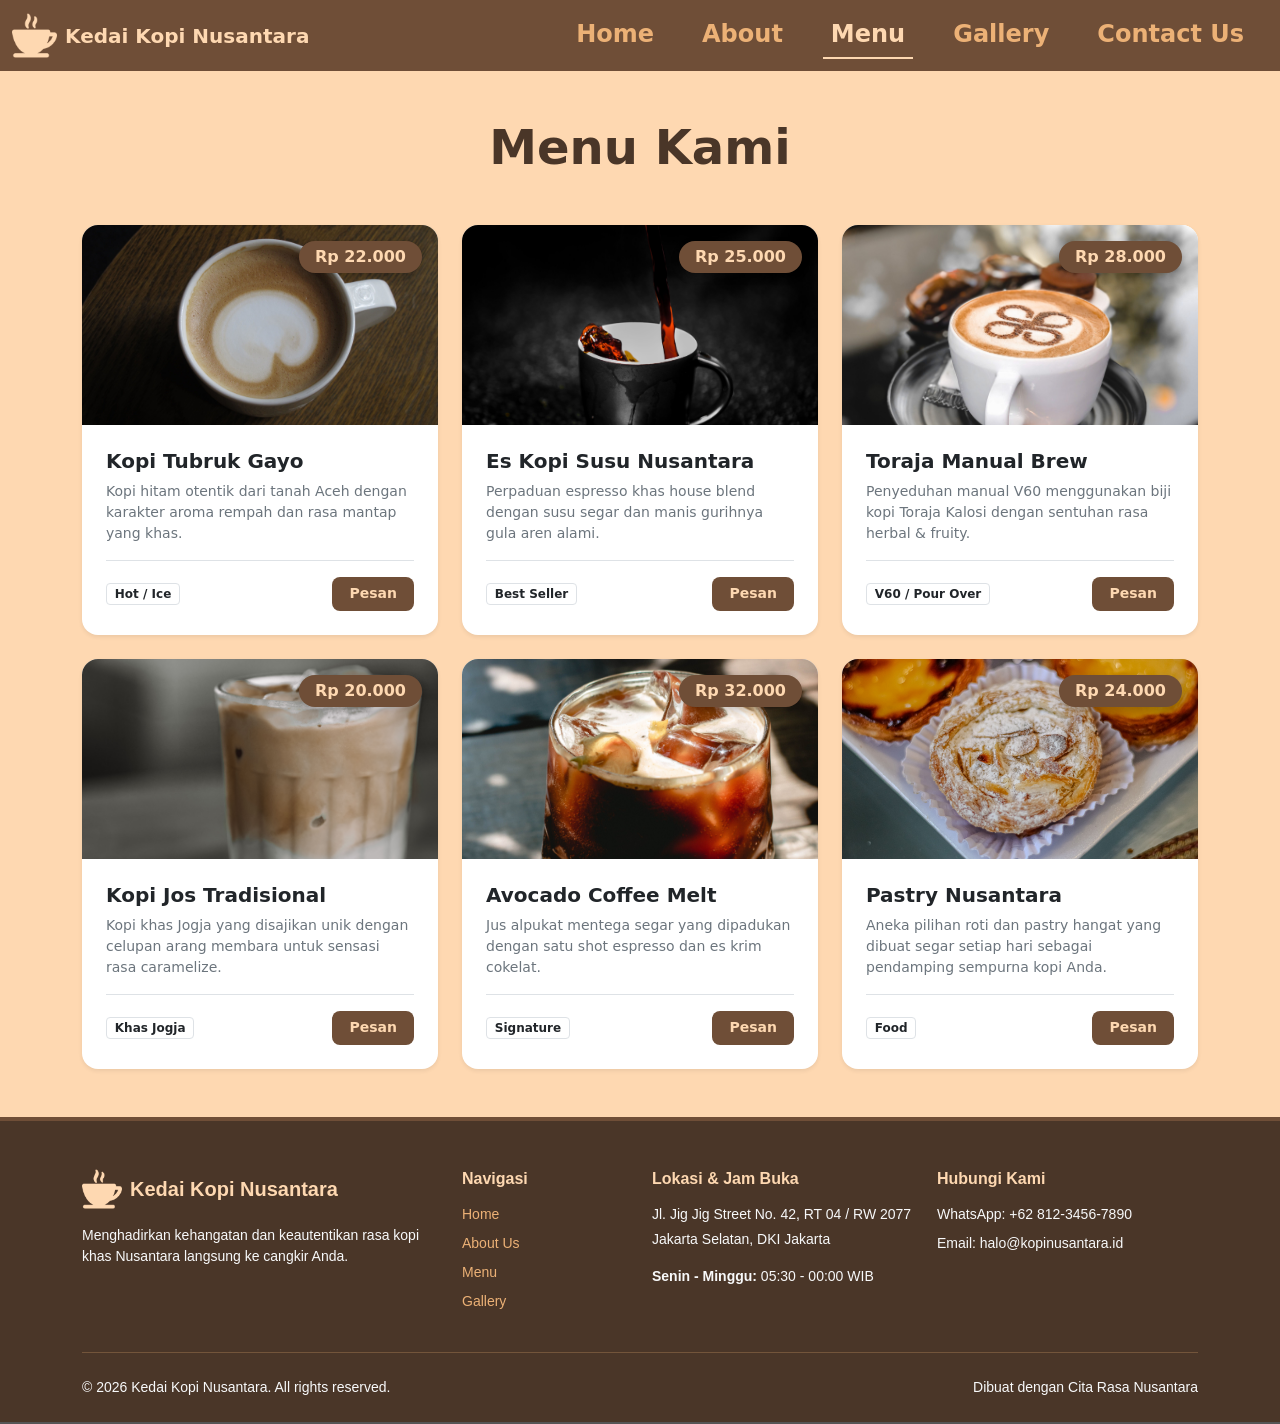
<file: menu.html>
<!DOCTYPE html>
<html lang="id">

<head>
    <meta charset="UTF-8">
    <meta name="viewport" content="width=device-width, initial-scale=1.0">
    <title>Menu - Kedai Kopi Nusantara</title>
    <link rel="stylesheet" href="css/bootstrap.min.css">
    <link rel="stylesheet" href="css/style.css">
</head>

<body>
    <header>
        <nav class="navbar navbar-expand-lg py-2" id="navigation">
            <div class="container-fluid">
                <a class="navbar-brand d-flex align-items-center" href="index.html">
                    <img src="asset/logo.png" alt="Kedai Kopi Nusantara" width="45" height="45" class="me-2">
                    <span class="brand-text fw-bold" style="color: #FED8B1 !important;">Kedai Kopi Nusantara</span>
                </a>

                <button class="navbar-toggler ms-auto shadow-none border-0" type="button" data-bs-toggle="collapse"
                    data-bs-target="#navbarNav" aria-controls="navbarNav" aria-expanded="false"
                    aria-label="Toggle navigation">
                    <span class="navbar-toggler-icon"></span>
                </button>

                <div class="collapse navbar-collapse justify-content-end" id="navbarNav">
                    <ul class="navbar-nav pt-3 pt-lg-0">
                        <li class="nav-item px-2 px-lg-3">
                            <a class="nav-link h4 mb-0" href="index.html"><strong>Home</strong></a>
                        </li>
                        <li class="nav-item px-2 px-lg-3">
                            <a class="nav-link h4 mb-0" href="about.html"><strong>About</strong></a>
                        </li>
                        <li class="nav-item px-2 px-lg-3">
                            <a class="nav-link active h4 mb-0" aria-current="page" href="menu.html"><strong>Menu</strong></a>
                        </li>
                        <li class="nav-item px-2 px-lg-3">
                            <a class="nav-link h4 mb-0" href="gallery.html"><strong>Gallery</strong></a>
                        </li>
                        <li class="nav-item px-2 px-lg-3">
                            <a class="nav-link h4 mb-0" href="contact.html"><strong>Contact Us</strong></a>
                        </li>
                    </ul>
                </div>
            </div>
        </nav>
    </header>

    <main>

        <section class="py-5 d-flex align-items-center" style="background-color: #FED8B1 !important;">
            <div class="container my-auto">
                <h1 class="display-5 fw-bold text-center mb-5" style="color: #4A3628 !important;">
                    Menu Kami
                </h1>

                <div class="row row-cols-2 row-cols-md-3 row-cols-lg-3 g-3 g-md-4" id="gallery-grid">
                    
                    <div class="col">
                        <div class="card h-100 border-0 shadow-sm custom-menu-card overflow-hidden">
                            <div class="position-relative"> 
                                <img src="asset/c1.jpg" class="card-img-top menu-img" alt="Kopi Tubruk Gayo"> 
                                <span class="badge price-badge position-absolute top-0 end-0 m-3 px-3 py-2 fs-6">
                                    Rp 22.000
                                </span> 
                            </div>
                            <div class="card-body d-flex flex-column p-4">
                                <h2 class="card-title fw-bold fs-5 mb-2">Kopi Tubruk Gayo</h2>
                                <p class="card-text small text-muted flex-grow-1"> Kopi hitam otentik dari tanah Aceh dengan karakter aroma rempah dan rasa mantap yang khas. </p>
                                <div class="pt-3 border-top d-flex justify-content-between align-items-center"> 
                                    <span class="badge text-bg-light border text-dark">Hot / Ice</span> 
                                    <button class="btn btn-sm btn-menu-order">Pesan</button> 
                                </div>
                            </div>
                        </div>
                    </div>

                    <div class="col">
                        <div class="card h-100 border-0 shadow-sm custom-menu-card overflow-hidden">
                            <div class="position-relative"> 
                                <img src="asset/c2.jpg" class="card-img-top menu-img" alt="Es Kopi Susu Nusantara"> 
                                <span class="badge price-badge position-absolute top-0 end-0 m-3 px-3 py-2 fs-6">
                                    Rp 25.000
                                </span> 
                            </div>
                            <div class="card-body d-flex flex-column p-4">
                                <h2 class="card-title fw-bold fs-5 mb-2">Es Kopi Susu Nusantara</h2>
                                <p class="card-text small text-muted flex-grow-1"> Perpaduan espresso khas house blend dengan susu segar dan manis gurihnya gula aren alami. </p>
                                <div class="pt-3 border-top d-flex justify-content-between align-items-center"> 
                                    <span class="badge text-bg-light border text-dark">Best Seller</span> 
                                    <button class="btn btn-sm btn-menu-order">Pesan</button> 
                                </div>
                            </div>
                        </div>
                    </div>

                    <div class="col">
                        <div class="card h-100 border-0 shadow-sm custom-menu-card overflow-hidden">
                            <div class="position-relative"> 
                                <img src="asset/c3.jpg" class="card-img-top menu-img" alt="Toraja Manual Brew"> 
                                <span class="badge price-badge position-absolute top-0 end-0 m-3 px-3 py-2 fs-6">
                                    Rp 28.000
                                </span> 
                            </div>
                            <div class="card-body d-flex flex-column p-4">
                                <h2 class="card-title fw-bold fs-5 mb-2">Toraja Manual Brew</h2>
                                <p class="card-text small text-muted flex-grow-1"> Penyeduhan manual V60 menggunakan biji kopi Toraja Kalosi dengan sentuhan rasa herbal & fruity. </p>
                                <div class="pt-3 border-top d-flex justify-content-between align-items-center"> 
                                    <span class="badge text-bg-light border text-dark">V60 / Pour Over</span> 
                                    <button class="btn btn-sm btn-menu-order">Pesan</button> 
                                </div>
                            </div>
                        </div>
                    </div>

                    <div class="col">
                        <div class="card h-100 border-0 shadow-sm custom-menu-card overflow-hidden">
                            <div class="position-relative"> 
                                <img src="asset/c4.jpg" class="card-img-top menu-img" alt="Kopi Jos Yogya"> 
                                <span class="badge price-badge position-absolute top-0 end-0 m-3 px-3 py-2 fs-6">
                                    Rp 20.000
                                </span> 
                            </div>
                            <div class="card-body d-flex flex-column p-4">
                                <h2 class="card-title fw-bold fs-5 mb-2">Kopi Jos Tradisional</h2>
                                <p class="card-text small text-muted flex-grow-1"> Kopi khas Jogja yang disajikan unik dengan celupan arang membara untuk sensasi rasa caramelize. </p>
                                <div class="pt-3 border-top d-flex justify-content-between align-items-center"> 
                                    <span class="badge text-bg-light border text-dark">Khas Jogja</span> 
                                    <button class="btn btn-sm btn-menu-order">Pesan</button> 
                                </div>
                            </div>
                        </div>
                    </div>

                    <div class="col">
                        <div class="card h-100 border-0 shadow-sm custom-menu-card overflow-hidden">
                            <div class="position-relative"> 
                                <img src="asset/c5.jpg" class="card-img-top menu-img" alt="Alpukat Espresso"> 
                                <span class="badge price-badge position-absolute top-0 end-0 m-3 px-3 py-2 fs-6">
                                    Rp 32.000
                                </span> 
                            </div>
                            <div class="card-body d-flex flex-column p-4">
                                <h2 class="card-title fw-bold fs-5 mb-2">Avocado Coffee Melt</h2>
                                <p class="card-text small text-muted flex-grow-1"> Jus alpukat mentega segar yang dipadukan dengan satu shot espresso dan es krim cokelat. </p>
                                <div class="pt-3 border-top d-flex justify-content-between align-items-center"> 
                                    <span class="badge text-bg-light border text-dark">Signature</span> 
                                    <button class="btn btn-sm btn-menu-order">Pesan</button> 
                                </div>
                            </div>
                        </div>
                    </div>

                    <div class="col">
                        <div class="card h-100 border-0 shadow-sm custom-menu-card overflow-hidden">
                            <div class="position-relative"> 
                                <img src="asset/pastry.jpg" class="card-img-top menu-img" alt="Pastry Nusantara"> 
                                <span class="badge price-badge position-absolute top-0 end-0 m-3 px-3 py-2 fs-6">
                                    Rp 24.000
                                </span> 
                            </div>
                            <div class="card-body d-flex flex-column p-4">
                                <h2 class="card-title fw-bold fs-5 mb-2">Pastry Nusantara</h2>
                                <p class="card-text small text-muted flex-grow-1"> Aneka pilihan roti dan pastry hangat yang dibuat segar setiap hari sebagai pendamping sempurna kopi Anda. </p>
                                <div class="pt-3 border-top d-flex justify-content-between align-items-center"> 
                                    <span class="badge text-bg-light border text-dark">Food</span> 
                                    <button class="btn btn-sm btn-menu-order">Pesan</button> 
                                </div>
                            </div>
                        </div>
                    </div>

                </div>
            </div>
        </section>

    </main>

    <footer class="custom-footer pt-5 pb-4">
        <div class="container">
            <div class="row g-4 text-start">
                <div class="col-12 col-md-4">
                    <div class="d-flex align-items-center mb-3">
                        <img src="asset/logo.png" alt="Kedai Kopi Nusantara" width="40" height="40" class="me-2">
                        <h2 class="fw-bold m-0 fs-5" style="color: #FED8B1;">Kedai Kopi Nusantara</h2>
                    </div>
                    <p class="small text-light opacity-75">
                        Menghadirkan kehangatan dan keautentikan rasa kopi khas Nusantara langsung ke cangkir Anda.
                    </p>
                </div>

                <div class="col-6 col-md-2">
                    <h2 class="fw-bold mb-3 fs-6" style="color: #FED8B1;">Navigasi</h2>
                    <ul class="list-unstyled small">
                        <li class="mb-2"><a href="index.html" class="footer-link">Home</a></li>
                        <li class="mb-2"><a href="about.html" class="footer-link">About Us</a></li>
                        <li class="mb-2"><a href="menu.html" class="footer-link">Menu</a></li>
                        <li class="mb-2"><a href="gallery.html" class="footer-link">Gallery</a></li>
                    </ul>
                </div>

                <div class="col-6 col-md-3">
                    <h2 class="fw-bold mb-3 fs-6" style="color: #FED8B1;">Lokasi & Jam Buka</h2>
                    <p class="small mb-1 text-light">Jl. Jig Jig Street No. 42, RT 04 / RW 2077</p>
                    <p class="small mb-3 text-light opacity-75">Jakarta Selatan, DKI Jakarta</p>
                    <p class="small mb-0 text-light"><strong>Senin - Minggu:</strong> 05:30 - 00:00 WIB</p>
                </div>

                <div class="col-12 col-md-3">
                    <h2 class="fw-bold mb-3 fs-6" style="color: #FED8B1;">Hubungi Kami</h2>
                    <p class="small text-light mb-2">WhatsApp: +62 812-3456-7890</p>
                    <p class="small text-light mb-3">Email: halo@kopinusantara.id</p>
                </div>
            </div>

            <hr class="my-4" style="border-color: rgba(254, 216, 177, 0.2);">

            <div class="d-flex flex-column flex-sm-row justify-content-between align-items-center small text-light opacity-75">
                <p class="mb-2 mb-sm-0">© 2026 Kedai Kopi Nusantara. All rights reserved.</p>
                <p class="mb-0">Dibuat dengan Cita Rasa Nusantara</p>
            </div>
        </div>
    </footer>

    <script src="js/bootstrap.bundle.min.js"> </script>
</body>

</html>
</file>
<file: css/style.css>
body {
    -ms-overflow-style: none;
    scrollbar-width: none;
}

body::-webkit-scrollbar {
   display: none;
}

#navigation {
    background-color: #6F4E37 !important;
}

.nav-link:hover {
    color: white !important;
}

.nav-link {
    color: #ECB176 !important;
}

.nav-link.active {
    color: #FED8B1 !important;
    border-bottom: solid 2px #FED8B1 !important;
}

#keunggulan img {
    max-width: 50px;
    height: auto;
}

#keunggulan h2,
#keunggulan p {
    color: #FED8B1 !important;
}

#keunggulan .card {
    border-radius: 12px;
    background-color: #6F4E37;
    transition: transform 0.3s ease, box-shadow 0.3s ease;
}

footer {
    background-color: #faf8f8;
    border-top: 2px solid #555;
    border-bottom: 2px solid #555;
    display: flex;
    flex-direction: column;
    align-items: center;
    justify-content: center;
    padding: 20px;
    gap: 15px;
    text-align: center;
    font-family: sans-serif;
}

.custom-footer {
    background-color: #4A3628;
    color: #ECB176;
    border-top: 4px solid #6F4E37;
}

.footer-link {
    color: #ECB176;
    text-decoration: none;
    transition: color 0.2s ease-in-out;
}

.footer-link:hover {
    color: #FED8B1;
    text-decoration: underline;
}

.footer-links span {
    color: #333;
}

footer .copyright {
    font-size: 13px;
    color: #333;
    margin: 0;
}

.hero-section {
    min-height: 85vh; 
    background: linear-gradient(rgba(0, 0, 0, 0.45), rgba(0, 0, 0, 0.45)), 
                url('/asset/hero.jpg') center/cover no-repeat;
    position: relative;
}

.hero-content {
    background-color: rgba(254, 216, 177, 0.9);
    backdrop-filter: blur(4px);
    max-width: 550px;
    width: 90%;    
}

.misi {
    color: #FED8B1 !important;
}

#lihatmenu {
    background-color: #6F4E37 !important;
    border-color: #6F4E37 !important;
    color: #FED8B1 !important;
    font-weight: bold;
    padding: 0.75rem 1.75rem;
}

#lihatmenu:hover {
    background-color: #ECB176 !important;
    border-color: #ECB176 !important;
    color: #333 !important;
}

.navbar-toggler-icon {
    background-image: url("data:image/svg+xml,%3csvg xmlns='http://www.w3.org/2000/svg' viewBox='0 0 30 30'%3e%3cpath stroke='%23FED8B1' stroke-linecap='round' stroke-miterlimit='10' stroke-width='2.5' d='M4 7h22M4 15h22M4 23h22'/%3e%3c/svg%3e") !important;
}

.navbar-toggler:focus {
    box-shadow: 0 0 0 2px #FED8B1 !important;
}

@media (max-width: 576px) {
    .brand-text {
        font-size: 1.05rem;
    }

    .navbar-collapse {
        background-color: rgba(74, 54, 40, 0.95); 
        padding: 1rem;
        border-radius: 12px;
        margin-top: 0.75rem;
        box-shadow: 0 8px 16px rgba(0, 0, 0, 0.25);
    }

    .navbar-nav .nav-item {
        margin-bottom: 0.5rem;
    }

    .navbar-nav .nav-link {
        padding: 0.6rem 1rem !important;
        border-radius: 8px;
        text-align: center;
        font-size: 1.1rem !important;
    }

    .navbar-nav .nav-link.active,
    .navbar-nav .nav-link:hover {
        background-color: rgba(254, 216, 177, 0.15);
        border-bottom: none !important; 
    }
}

@media (max-width: 990px) {
    #tentang img {
        max-width: 65% !important;
        margin-bottom: 1rem;
    }
}

@media (max-width: 576px) {
    #tentang img {
        max-width: 80% !important;
    }
    
    #tentang .lead {
        font-size: 1rem !important;
        text-align: justify;
    }
}

.custom-menu-card {
    background-color: #ffffff;
    border-radius: 16px;
    transition: transform 0.3s ease, box-shadow 0.3s ease;
}

.custom-menu-card:hover {
    transform: translateY(-8px);
    box-shadow: 0 12px 24px rgba(74, 54, 40, 0.18) !important;
}

.menu-img {
    height: 200px;
    object-fit: cover;
    transition: transform 0.4s ease;
}

.custom-menu-card:hover .menu-img {
    transform: scale(1.05);
}

.price-badge {
    background-color: #6F4E37 !important;
    color: #FED8B1 !important;
    border-radius: 20px;
    font-weight: 600;
    backdrop-filter: blur(4px);
    box-shadow: 0 4px 8px rgba(0,0,0,0.2);
}

.btn-menu-order {
    background-color: #6F4E37;
    color: #FED8B1;
    font-weight: bold;
    border-radius: 8px;
    padding: 0.35rem 1rem;
    transition: all 0.2s ease;
}

.btn-menu-order:hover {
    background-color: #ECB176;
    color: #4A3628;
}

.gallery-card {
    border-radius: 16px;
    transition: transform 0.3s ease, box-shadow 0.3s ease;
}

.gallery-img-container {
    height: 320px; 
    width: 100%;
    overflow: hidden;
}

.gallery-img {
    width: 100%;
    height: 100%;
    object-fit: cover; 
    transition: transform 0.5s ease;
}

.gallery-card:hover .gallery-img {
    transform: scale(1.08);
}

.gallery-overlay {
    position: absolute;
    top: 0;
    left: 0;
    width: 100%;
    height: 100%;
    background: rgba(74, 54, 40, 0.45);
    opacity: 0;
    transition: opacity 0.3s ease;
}

.gallery-card:hover .gallery-overlay {
    opacity: 1;
}

.custom-contact-card {
    border-radius: 20px;
}

.custom-input {
    border: 1.5px solid #e0e0e0;
    border-radius: 10px;
    padding: 0.65rem 1rem;
    transition: all 0.2s ease;
}

.custom-input:focus {
    border-color: #6F4E37;
    box-shadow: 0 0 0 0.25rem rgba(111, 78, 55, 0.15);
}

.btn-contact-submit {
    background-color: #6F4E37;
    color: #FED8B1;
    border: none;
    border-radius: 10px;
    transition: all 0.3s ease;
}

.btn-contact-submit:hover {
    background-color: #4A3628;
    color: #ffffff;
}

.contact-icon-box {
    width: 38px;
    height: 38px;
    background-color: rgba(254, 216, 177, 0.15);
    border-radius: 50%;
    display: flex;
    align-items: center;
    justify-content: center;
    font-size: 1.1rem;
}

.map-container iframe {
    height: 200px;
}

@media (max-width: 576px) {
    .map-container iframe {
        height: 180px;
    }
}
</file>
